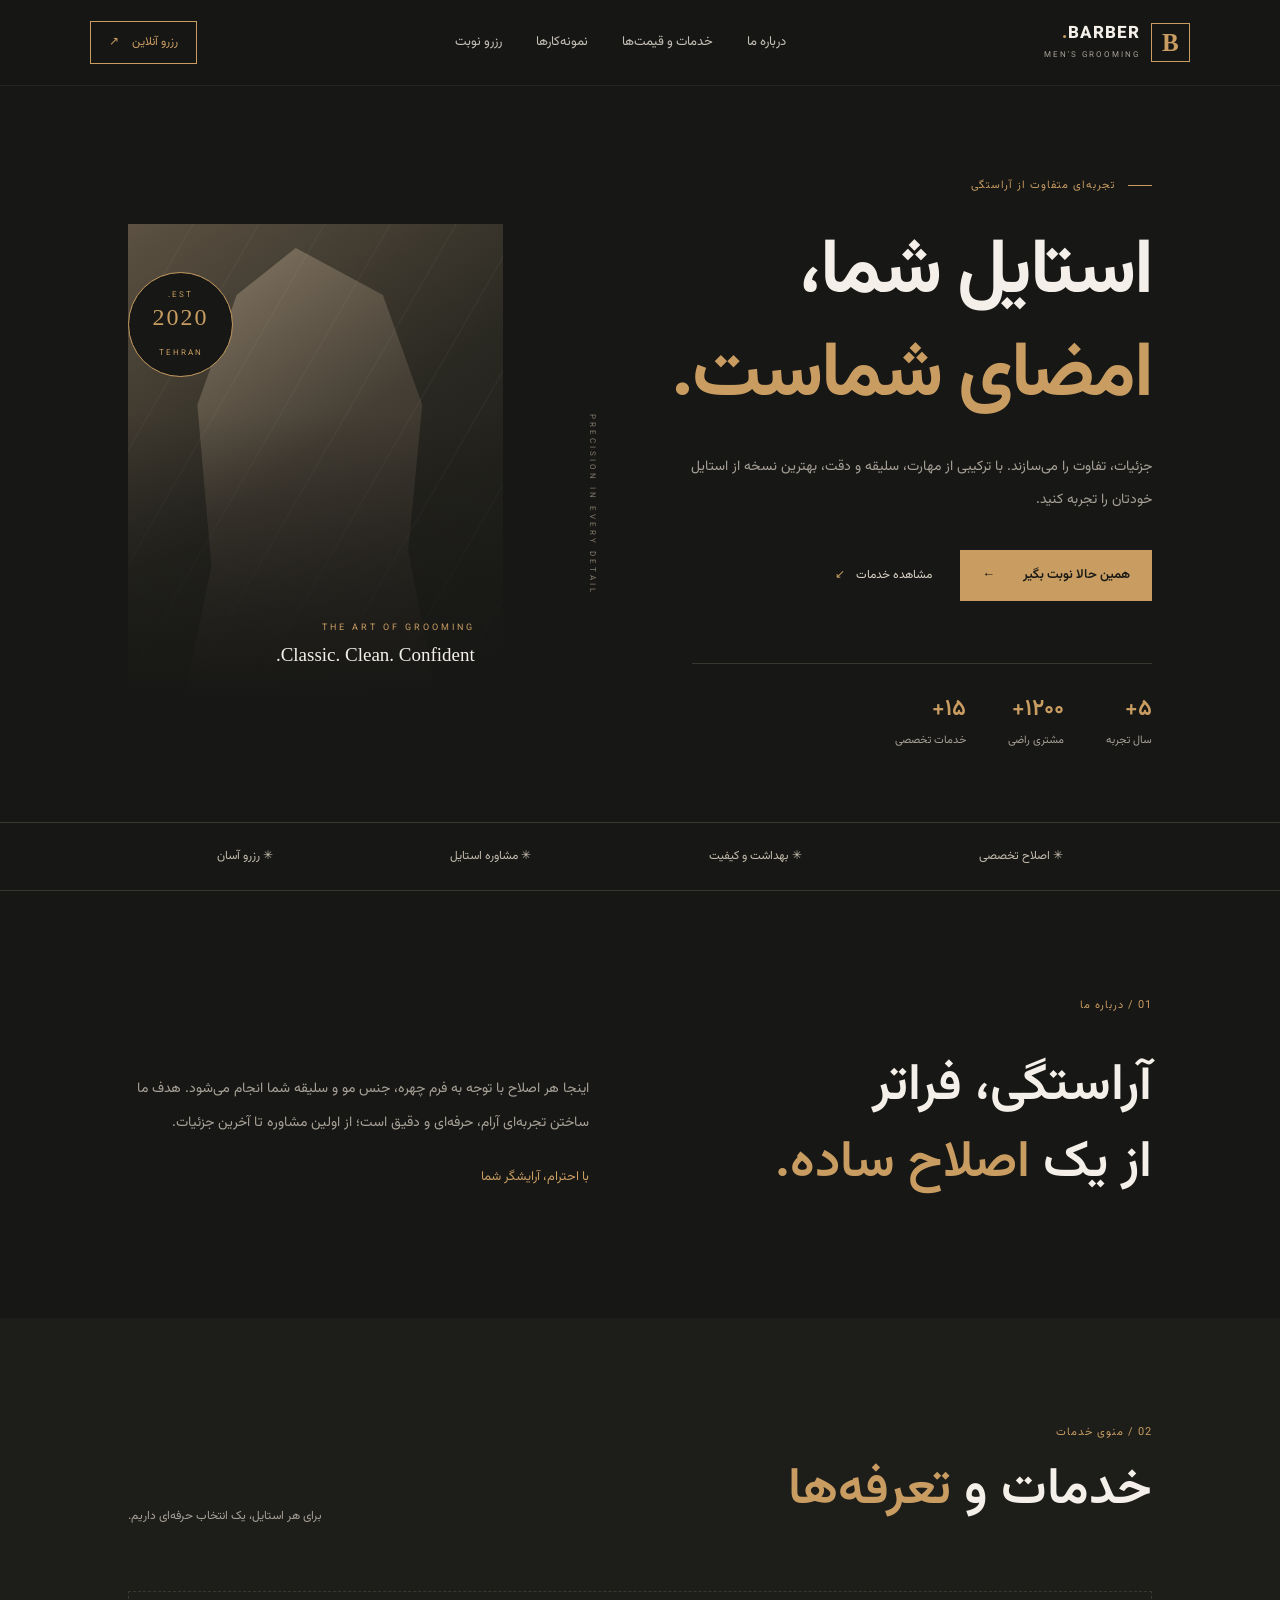
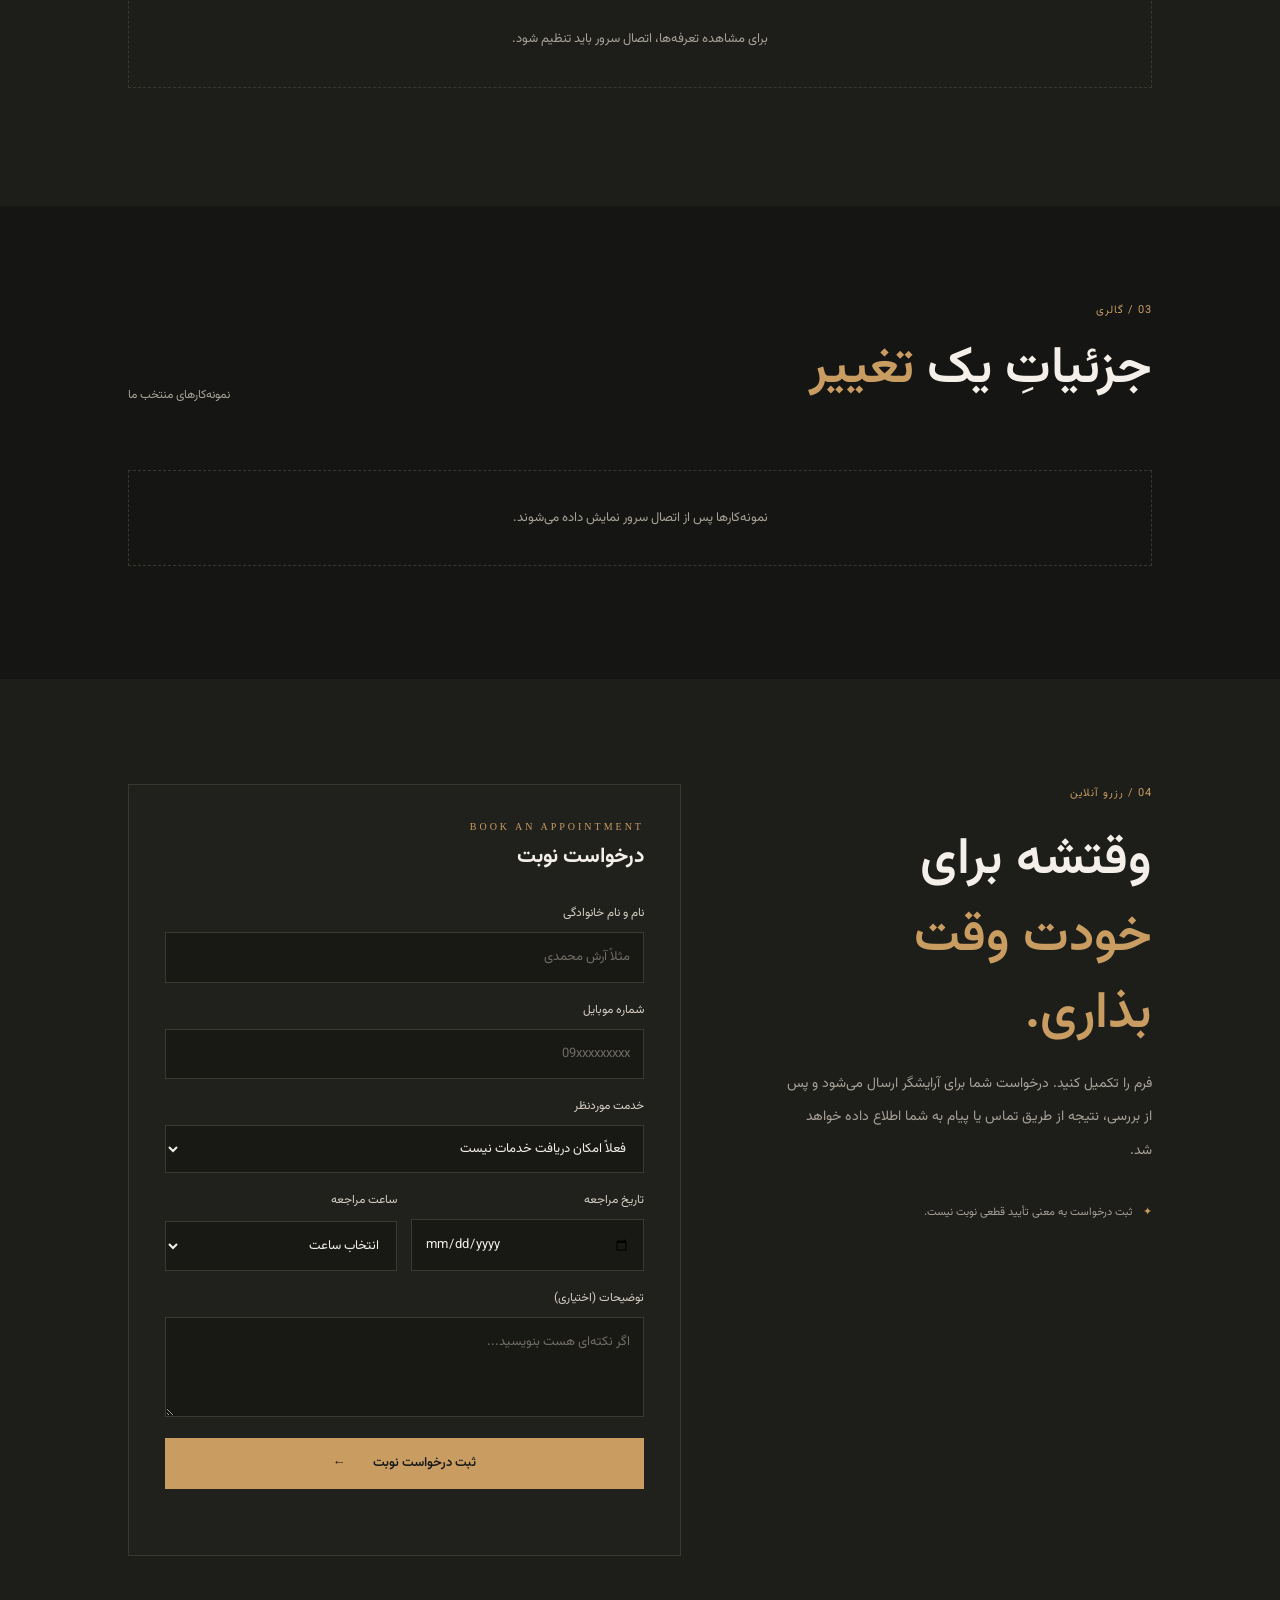
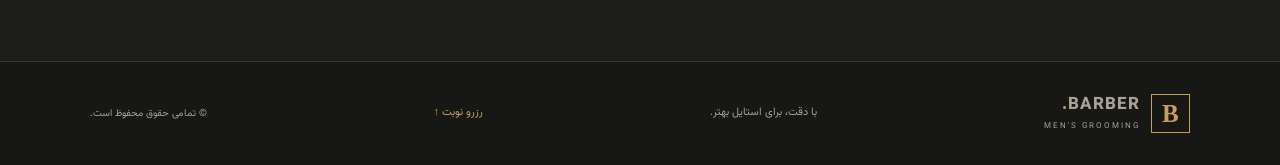
<file: index.html>
<!doctype html>
<html lang="fa" dir="rtl">
<head>
  <meta charset="utf-8"><meta name="viewport" content="width=device-width,initial-scale=1">
  <meta name="theme-color" content="#171715"><meta name="description" content="رزرو آنلاین خدمات آرایشگاه مردانه؛ مشاهده خدمات، قیمت‌ها و نمونه‌کارها.">
  <title>آرایشگاه مردانه | استایل، دقت، تجربه</title>
  <link rel="preconnect" href="https://fonts.googleapis.com"><link rel="preconnect" href="https://fonts.gstatic.com" crossorigin>
  <link href="https://fonts.googleapis.com/css2?family=Vazirmatn:wght@300;400;500;600;700;800&display=swap" rel="stylesheet">
  <link rel="stylesheet" href="assets/css/style.css">
</head>
<body>
<header class="site-header"><a class="brand" href="#"><span class="brand-mark">B</span><span>BARBER<span class="gold">.</span><small>MEN'S GROOMING</small></span></a>
<nav class="main-nav"><a href="#about">درباره ما</a><a href="#services">خدمات و قیمت‌ها</a><a href="#gallery">نمونه‌کارها</a><a href="#booking">رزرو نوبت</a></nav>
<a class="header-cta" href="#booking">رزرو آنلاین <span>↗</span></a><button class="menu-toggle" aria-label="باز کردن منو">☰</button></header>
<main>
<section class="hero"><div class="hero-copy"><span class="eyebrow"><i></i> تجربه‌ای متفاوت از آراستگی</span><h1>استایل شما،<br><em>امضای شماست.</em></h1><p>جزئیات، تفاوت را می‌سازند. با ترکیبی از مهارت، سلیقه و دقت، بهترین نسخه از استایل خودتان را تجربه کنید.</p><div class="hero-actions"><a class="button button-gold" href="#booking">همین حالا نوبت بگیر <b>←</b></a><a class="text-link" href="#services">مشاهده خدمات <span>↙</span></a></div><div class="hero-stats"><div><strong>۵+</strong><span>سال تجربه</span></div><div><strong>۱۲۰۰+</strong><span>مشتری راضی</span></div><div><strong>۱۵+</strong><span>خدمات تخصصی</span></div></div></div>
<div class="hero-art"><div class="hero-photo"><div class="photo-overlay"></div><div class="photo-caption"><span>THE ART OF GROOMING</span><b>Classic. Clean. Confident.</b></div></div><div class="round-seal">EST.<br><b>2020</b><br>TEHRAN</div><div class="vertical-note">PRECISION IN EVERY DETAIL</div></div></section>
<section class="trust-strip"><span>✳ اصلاح تخصصی</span><span>✳ بهداشت و کیفیت</span><span>✳ مشاوره استایل</span><span>✳ رزرو آسان</span></section>
<section class="section about-section" id="about"><div class="section-kicker">01 / درباره ما</div><div class="about-grid"><div><h2>آراستگی، فراتر<br>از یک <em>اصلاح ساده.</em></h2></div><div class="about-copy"><p>اینجا هر اصلاح با توجه به فرم چهره، جنس مو و سلیقه شما انجام می‌شود. هدف ما ساختن تجربه‌ای آرام، حرفه‌ای و دقیق است؛ از اولین مشاوره تا آخرین جزئیات.</p><div class="signature">با احترام، آرایشگر شما</div></div></div></section>
<section class="section services-section" id="services"><div class="section-heading"><div><div class="section-kicker">02 / منوی خدمات</div><h2>خدمات و <em>تعرفه‌ها</em></h2></div><p>برای هر استایل، یک انتخاب حرفه‌ای داریم.</p></div><div id="services-grid" class="services-grid"><div class="loading-card">در حال دریافت خدمات...</div></div></section>
<section class="gallery-section" id="gallery"><div class="section gallery-inner"><div class="section-heading"><div><div class="section-kicker">03 / گالری</div><h2>جزئیاتِ یک <em>تغییر</em></h2></div><p>نمونه‌کارهای منتخب ما</p></div><div id="posts-grid" class="posts-grid"><div class="gallery-placeholder">نمونه‌کارهای جدید به‌زودی اینجا نمایش داده می‌شوند.</div></div></div></section>
<section class="section booking-section" id="booking"><div class="booking-intro"><div class="section-kicker">04 / رزرو آنلاین</div><h2>وقتشه برای<br><em>خودت وقت بذاری.</em></h2><p>فرم را تکمیل کنید. درخواست شما برای آرایشگر ارسال می‌شود و پس از بررسی، نتیجه از طریق تماس یا پیام به شما اطلاع داده خواهد شد.</p><div class="booking-note"><span>✦</span> ثبت درخواست به معنی تأیید قطعی نوبت نیست.</div></div>
<form id="booking-form" class="booking-form"><div class="form-title"><span>BOOK AN APPOINTMENT</span><b>درخواست نوبت</b></div><label>نام و نام خانوادگی<input name="customer_name" required maxlength="100" placeholder="مثلاً آرش محمدی"></label><label>شماره موبایل<input name="phone" required inputmode="tel" maxlength="20" placeholder="09xxxxxxxxx"></label><label>خدمت موردنظر<select name="service_id" id="booking-service" required><option value="">در حال دریافت خدمات...</option></select></label><div class="form-row"><label>تاریخ مراجعه<input name="appointment_date" type="date" required></label><label>ساعت مراجعه<select name="appointment_time" required><option value="">انتخاب ساعت</option><option>10:00</option><option>11:00</option><option>12:00</option><option>13:00</option><option>14:00</option><option>15:00</option><option>16:00</option><option>17:00</option><option>18:00</option><option>19:00</option><option>20:00</option></select></label></div><label>توضیحات (اختیاری)<textarea name="note" rows="3" maxlength="500" placeholder="اگر نکته‌ای هست بنویسید..."></textarea></label><button class="button button-gold submit-button" type="submit">ثبت درخواست نوبت <b>←</b></button><p class="form-message" id="booking-message" role="status"></p></form></section>
</main>
<footer class="site-footer"><a class="brand" href="#"><span class="brand-mark">B</span><span>BARBER<span class="gold">.</span><small>MEN'S GROOMING</small></span></a><span>با دقت، برای استایل بهتر.</span><a href="#booking">رزرو نوبت ↑</a><small>© تمامی حقوق محفوظ است.</small></footer>
<script src="assets/js/config.js"></script><script src="assets/js/main.js"></script>
</body></html>
</file>
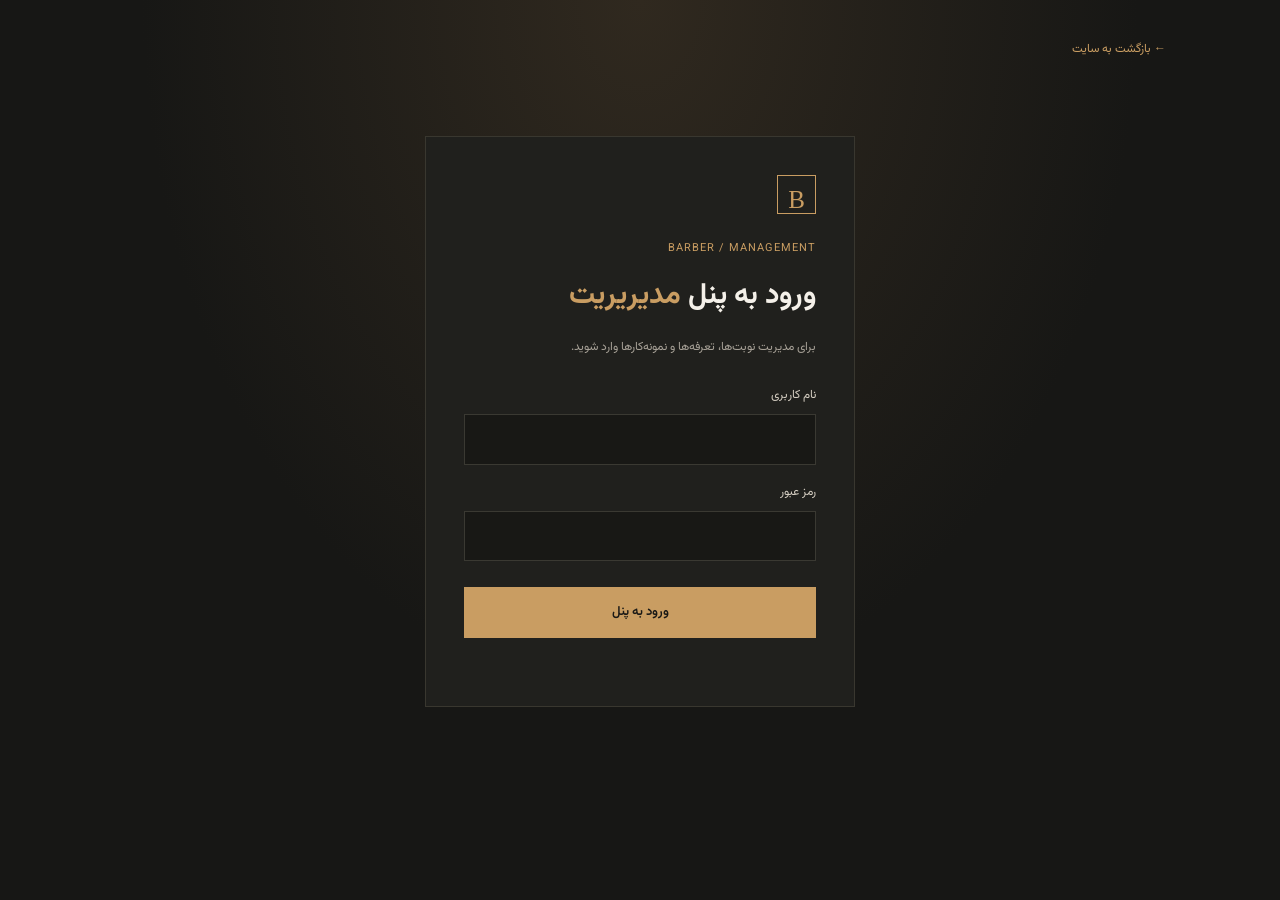
<file: admin.html>
<!doctype html><html lang="fa" dir="rtl"><head><meta charset="utf-8"><meta name="viewport" content="width=device-width,initial-scale=1"><meta name="theme-color" content="#171715"><title>مدیریت آرایشگاه</title><link href="https://fonts.googleapis.com/css2?family=Vazirmatn:wght@300;400;500;600;700;800&display=swap" rel="stylesheet"><link rel="stylesheet" href="assets/css/style.css"></head><body class="admin-body"><main class="admin-shell"><a class="back-link" href="index.html">← بازگشت به سایت</a><section id="login-panel" class="login-card"><span class="brand-mark">B</span><div class="section-kicker">BARBER / MANAGEMENT</div><h1>ورود به پنل <em>مدیریریت</em></h1><p>برای مدیریت نوبت‌ها، تعرفه‌ها و نمونه‌کارها وارد شوید.</p><form id="login-form"><label>نام کاربری<input name="username" required autocomplete="username"></label><label>رمز عبور<input name="password" type="password" required autocomplete="current-password"></label><button class="button button-gold" type="submit">ورود به پنل</button><p id="login-message" class="form-message"></p></form></section>
<section id="dashboard" class="dashboard hidden"><header class="dash-header"><div><div class="section-kicker">BARBER / DASHBOARD</div><h1>پنل <em>مدیریت</em></h1></div><button id="logout-button" class="button button-outline">خروج</button></header><div class="dash-tabs"><button class="tab active" data-tab="appointments">نوبت‌ها</button><button class="tab" data-tab="services">خدمات و قیمت‌ها</button><button class="tab" data-tab="posts">پست‌ها و گالری</button></div>
<section id="tab-appointments" class="tab-panel"><div class="panel-heading"><h2>درخواست‌های نوبت</h2><button class="button button-outline refresh-button" data-refresh="appointments">بروزرسانی</button></div><div id="appointments-list" class="admin-list">در حال بارگذاری...</div></section>
<section id="tab-services" class="tab-panel hidden"><div class="panel-heading"><h2>مدیریت خدمات و قیمت‌ها</h2></div><form id="service-form" class="inline-form"><input name="name" placeholder="نام خدمت" required><input name="price" type="number" min="0" placeholder="قیمت (تومان)" required><input name="duration_minutes" type="number" min="5" value="30" placeholder="مدت (دقیقه)" required><input name="description" placeholder="توضیح کوتاه"><button class="button button-gold">افزودن خدمت</button></form><div id="admin-services" class="admin-list"></div></section>
<section id="tab-posts" class="tab-panel hidden"><div class="panel-heading"><h2>مدیریت پست‌ها و نمونه‌کارها</h2></div><form id="post-form" class="post-form"><label>عنوان<input name="title" required maxlength="120"></label><label>توضیحات<textarea name="description" rows="2" maxlength="500"></textarea></label><label>تصویر<input name="image" type="file" accept="image/jpeg,image/png,image/webp" required></label><button class="button button-gold">آپلود و انتشار</button><p class="form-message" id="post-message"></p></form><div id="admin-posts" class="admin-list"></div></section></section></main><script src="assets/js/config.js"></script><script src="assets/js/admin.js"></script></body></html>
</file>
<file: assets/css/style.css>
:root{--bg:#171715;--panel:#20201d;--panel2:#252520;--gold:#c99d62;--gold2:#e2bd87;--text:#f4f0e9;--muted:#a7a197;--line:#39372f;--red:#d97768}*{box-sizing:border-box}html{scroll-behavior:smooth;scroll-padding-top:90px}body{margin:0;background:var(--bg);color:var(--text);font-family:"Vazirmatn",sans-serif;font-size:15px;line-height:1.9}a{color:inherit;text-decoration:none}button,input,select,textarea{font:inherit}.gold,em{color:var(--gold);font-style:normal}.site-header{height:86px;padding:0 7%;display:flex;align-items:center;justify-content:space-between;border-bottom:1px solid #ffffff10;position:sticky;top:0;background:#171715ed;backdrop-filter:blur(16px);z-index:20}.brand{display:flex;align-items:center;gap:11px;font-size:17px;font-weight:800;letter-spacing:1px;line-height:1.1}.brand small{display:block;font-size:8px;letter-spacing:2px;color:var(--muted);font-weight:400;margin-top:7px}.brand-mark{width:39px;height:39px;border:1px solid var(--gold);color:var(--gold);display:grid;place-items:center;font-family:Georgia,serif;font-size:25px}.main-nav{display:flex;gap:34px;color:#c5c0b7;font-size:13px}.main-nav a:hover,.text-link:hover{color:var(--gold)}.header-cta{border:1px solid var(--gold);padding:9px 18px;color:var(--gold);font-size:12px}.header-cta span{margin-right:10px}.menu-toggle{display:none;background:none;color:var(--gold);border:0;font-size:24px}.hero{min-height:650px;padding:85px 10% 70px;display:grid;grid-template-columns:1fr .88fr;align-items:center;gap:8%;overflow:hidden}.eyebrow,.section-kicker{font-size:11px;color:var(--gold);letter-spacing:1px}.eyebrow i{display:inline-block;width:24px;height:1px;background:var(--gold);vertical-align:middle;margin-left:9px}.hero h1{font-size:clamp(46px,6vw,78px);line-height:1.35;margin:22px 0;font-weight:700;letter-spacing:-2px}.hero-copy>p,.about-copy p,.booking-intro>p{color:var(--muted);max-width:490px;font-size:14px;line-height:2.4}.hero-actions{display:flex;align-items:center;gap:28px;margin-top:32px}.button{border:0;cursor:pointer;display:inline-flex;align-items:center;justify-content:center;gap:28px;padding:13px 22px;font-size:13px;font-weight:600;transition:.2s}.button:disabled{opacity:.55;cursor:wait}.button-gold{background:var(--gold);color:#1a1916}.button-gold:hover{background:var(--gold2);transform:translateY(-2px)}.text-link{font-size:12px;color:#d8d1c5}.text-link span{color:var(--gold);margin-right:8px}.hero-stats{display:flex;gap:42px;margin-top:62px;padding-top:24px;border-top:1px solid var(--line);max-width:460px}.hero-stats div{display:grid}.hero-stats strong{font-size:23px;color:var(--gold);font-weight:600}.hero-stats span{font-size:11px;color:var(--muted)}.hero-art{height:475px;position:relative}.hero-photo{height:100%;width:85%;margin-right:auto;background:linear-gradient(145deg,#5c5142,#292821 50%,#171715);position:relative;overflow:hidden}.hero-photo:before{content:"";position:absolute;width:75%;height:110%;right:14%;top:5%;background:linear-gradient(145deg,#9b8b75,#4d453a 42%,#211f1b);clip-path:polygon(45% 0,76% 9%,90% 30%,85% 58%,100% 100%,0 100%,15% 61%,10% 30%,24% 9%);opacity:.75}.hero-photo:after{content:"";position:absolute;inset:0;background:linear-gradient(0deg,#171715 0%,transparent 60%),repeating-linear-gradient(120deg,transparent 0 55px,#ffffff08 56px 57px)}.photo-caption{position:absolute;bottom:26px;right:28px;z-index:1;display:grid}.photo-caption span{font-size:9px;letter-spacing:3px;color:var(--gold)}.photo-caption b{font-family:Georgia,serif;font-size:19px;font-weight:400}.round-seal{position:absolute;top:48px;left:0;width:105px;height:105px;border:1px solid var(--gold);border-radius:50%;display:grid;place-content:center;text-align:center;font-size:8px;letter-spacing:2px;color:var(--gold);background:var(--bg)}.round-seal b{font:24px Georgia}.vertical-note{position:absolute;right:-30px;top:40%;writing-mode:vertical-rl;font-size:8px;letter-spacing:3px;color:#82796b}.trust-strip{border-block:1px solid var(--line);padding:22px 10%;display:flex;justify-content:space-around;color:#c4bcae;font-size:12px}.section{padding:105px 10%}.about-grid{display:grid;grid-template-columns:1fr 1fr;gap:10%;margin-top:22px}.section h2{font-size:clamp(34px,4vw,52px);line-height:1.5;margin:10px 0;font-weight:600}.about-copy{padding-top:20px}.signature{margin-top:25px;color:var(--gold);font-size:13px}.services-section{background:#1d1d1a}.section-heading{display:flex;align-items:end;justify-content:space-between;margin-bottom:38px}.section-heading>p{color:var(--muted);font-size:12px}.services-grid{display:grid;grid-template-columns:repeat(3,1fr);gap:14px}.service-card{background:var(--panel);border:1px solid var(--line);padding:27px;min-height:205px;transition:.25s}.service-card:hover{border-color:var(--gold);transform:translateY(-4px)}.service-index{font-size:9px;letter-spacing:2px;color:var(--gold)}.service-card h3{font-size:20px;margin:18px 0 5px}.service-card p{font-size:12px;color:var(--muted);min-height:45px}.service-bottom{display:flex;justify-content:space-between;align-items:center;border-top:1px solid var(--line);padding-top:15px;margin-top:16px}.service-bottom strong{color:var(--gold);font-size:14px}.service-bottom span{font-size:10px;color:var(--muted)}.gallery-section{background:#151513}.gallery-inner{padding-top:95px;padding-bottom:100px}.posts-grid{display:grid;grid-template-columns:repeat(3,1fr);gap:18px}.post-card{background:var(--panel);border:1px solid var(--line)}.post-card img{width:100%;height:240px;object-fit:cover;display:block}.post-card div{padding:15px 18px}.post-card h3{margin:0;font-size:16px}.post-card p{font-size:12px;color:var(--muted)}.gallery-placeholder,.loading-card,.empty-state{grid-column:1/-1;padding:35px;text-align:center;border:1px dashed var(--line);color:var(--muted);font-size:13px}.booking-section{display:grid;grid-template-columns:.8fr 1.2fr;gap:10%;background:#1d1d1a}.booking-intro h2{margin-top:18px}.booking-note{margin-top:35px;color:var(--muted);font-size:11px}.booking-note span{color:var(--gold);margin-left:8px}.booking-form{background:var(--panel);padding:36px;border:1px solid var(--line)}.form-title{display:grid;margin-bottom:25px}.form-title span{font:10px Georgia;letter-spacing:3px;color:var(--gold)}.form-title b{font-size:21px;margin-top:5px}label{display:grid;gap:7px;margin-bottom:16px;font-size:12px;color:#d5cec2}input,select,textarea{width:100%;background:#181815;border:1px solid #3a3932;color:var(--text);padding:12px 13px;outline:none;border-radius:0;font-size:13px}input:focus,select:focus,textarea:focus{border-color:var(--gold)}input::placeholder,textarea::placeholder{color:#716d65}.form-row{display:grid;grid-template-columns:1fr 1fr;gap:14px}.submit-button{width:100%;margin-top:5px}.form-message{font-size:12px;min-height:20px;margin:10px 0 0}.form-message.success{color:#8ec7a1}.form-message.error{color:#e38a7e}.site-footer{padding:32px 7%;display:flex;align-items:center;justify-content:space-between;border-top:1px solid var(--line);color:var(--muted);font-size:11px}.site-footer>a:not(.brand){color:var(--gold)}.site-footer>small{font-size:10px}.admin-body{min-height:100vh;background:radial-gradient(ellipse at top,#30291f 0,#171715 55%)}.admin-shell{max-width:1100px;margin:auto;padding:35px 24px 80px}.back-link{font-size:12px;color:var(--gold)}.login-card{max-width:430px;margin:8vh auto;background:var(--panel);border:1px solid var(--line);padding:38px}.login-card>.brand-mark{margin-bottom:25px}.login-card h1,.dash-header h1{font-size:29px;margin:10px 0}.login-card>p{font-size:12px;color:var(--muted)}.login-card form{margin-top:25px}.login-card .button{width:100%;margin-top:10px}.hidden{display:none!important}.dash-header{display:flex;justify-content:space-between;align-items:center;margin:45px 0 30px}.button-outline{background:transparent;border:1px solid var(--line);color:var(--text);padding:9px 16px}.dash-tabs{display:flex;gap:8px;border-bottom:1px solid var(--line);margin-bottom:25px}.tab{background:none;border:0;color:var(--muted);padding:13px 20px;cursor:pointer}.tab.active{color:var(--gold);border-bottom:2px solid var(--gold)}.panel-heading{display:flex;justify-content:space-between;align-items:center;margin-bottom:20px}.panel-heading h2{font-size:19px}.admin-list{display:grid;gap:10px}.admin-item{background:var(--panel);border:1px solid var(--line);padding:17px 20px;display:flex;justify-content:space-between;align-items:center;gap:15px}.admin-item>div:first-child{display:grid}.admin-item b{font-size:14px}.admin-item span,.admin-item small{font-size:11px;color:var(--muted)}.item-actions{display:flex;align-items:center;gap:8px;flex-wrap:wrap}.mini-btn{background:#383126;color:var(--gold2);border:1px solid #6b5437;padding:6px 10px;font-size:11px;cursor:pointer}.mini-btn.danger{background:#3b2421;border-color:#704039;color:#e69b8e}.status{padding:4px 8px;border-radius:2px;background:#39352c;color:#d7b77f!important}.status-confirmed{background:#23372a;color:#91c5a0!important}.status-rejected{background:#3c2522;color:#e69b8e!important}.inline-form{display:grid;grid-template-columns:1.1fr 1fr .7fr 1.3fr auto;gap:9px;margin-bottom:22px}.inline-form input{min-width:0}.post-form{max-width:600px;background:var(--panel);padding:22px;border:1px solid var(--line);margin-bottom:22px}.post-form .button{width:100%}.refresh-button{font-size:11px}@media(max-width:900px){.main-nav{gap:16px}.hero{padding-inline:7%;gap:4%}.section{padding-inline:7%}.services-grid{grid-template-columns:repeat(2,1fr)}.booking-section{gap:5%}.inline-form{grid-template-columns:1fr 1fr}.inline-form button{grid-column:1/-1}}@media(max-width:650px){.site-header{height:70px;padding:0 5%}.main-nav{display:none;position:absolute;top:70px;right:0;left:0;background:#1d1d1a;padding:20px;flex-direction:column;border-bottom:1px solid var(--line)}.main-nav.open{display:flex}.header-cta{margin-right:auto;margin-left:14px;padding:7px 10px;font-size:10px}.menu-toggle{display:block}.hero{grid-template-columns:1fr;padding:65px 7% 50px}.hero-art{height:310px;grid-row:1}.hero-photo{width:84%}.hero h1{font-size:48px}.hero-stats{gap:25px;margin-top:40px}.trust-strip{flex-wrap:wrap;gap:15px;padding:18px 5%;font-size:10px}.section{padding:70px 7%}.about-grid,.booking-section{grid-template-columns:1fr;gap:25px}.section-heading{align-items:start;gap:12px;flex-direction:column}.services-grid,.posts-grid{grid-template-columns:1fr}.post-card img{height:220px}.booking-form{padding:23px}.form-row{grid-template-columns:1fr 1fr;gap:9px}.site-footer{padding:25px 6%;flex-wrap:wrap;gap:18px}.site-footer>span{display:none}.admin-shell{padding:25px 15px}.login-card{padding:27px 22px;margin-top:7vh}.dash-tabs{overflow:auto}.tab{white-space:nowrap;padding-inline:13px}.admin-item{align-items:flex-start;flex-direction:column}.item-actions{width:100%}.inline-form{grid-template-columns:1fr}.inline-form button{grid-column:auto}.dash-header h1{font-size:24px}}
</file>
